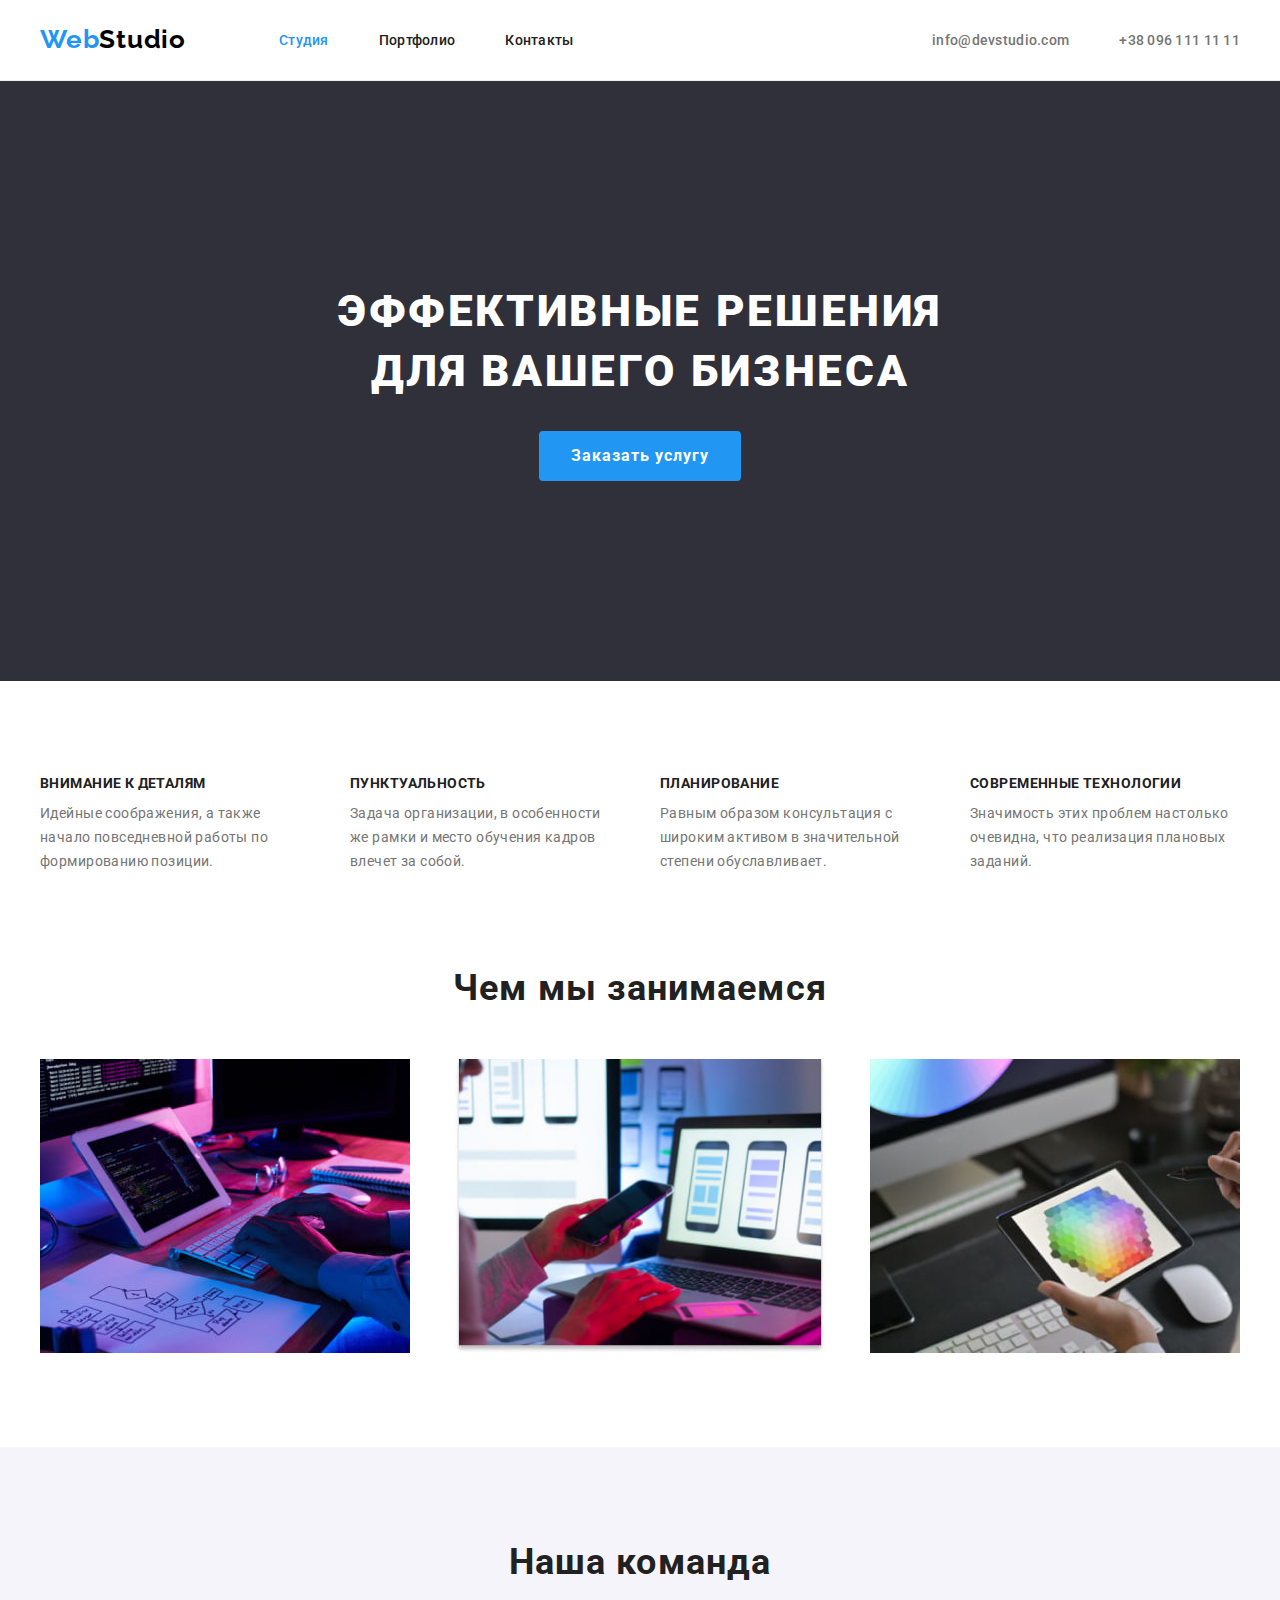
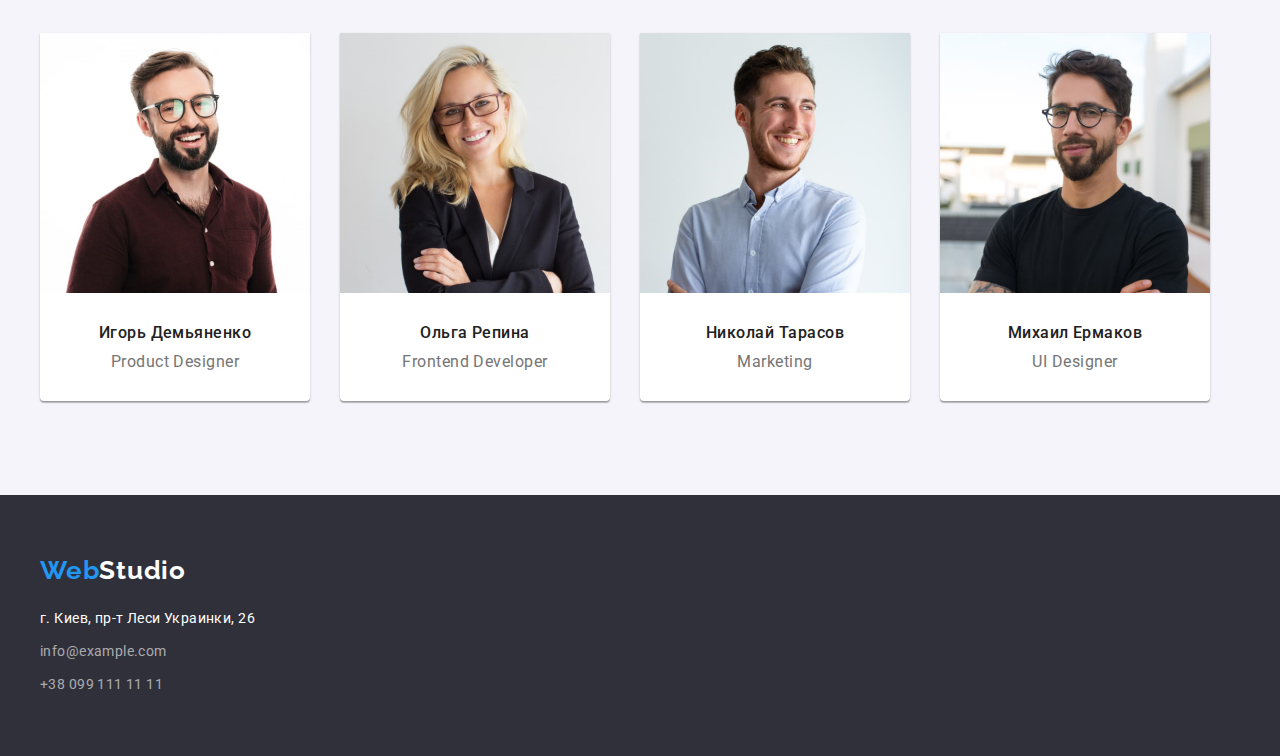
<file: index.html>
<!DOCTYPE html>
<html lang="ru">

<head>
    <meta charset="UTF-8">
    <meta http-equiv="X-UA-Compatible" content="IE=edge">
    <meta name="viewport" content="width=device-width, initial-scale=1.0">
    <title>WebStudio</title>
    <link rel="stylesheet" href="./css/styles.css">
    <link rel="preconnect" href="https://fonts.googleapis.com">
    <link rel="preconnect" href="https://fonts.gstatic.com" crossorigin>
    <link
        href="https://fonts.googleapis.com/css2?family=Raleway:wght@700&family=Roboto:wght@400;500;700;900&display=swap"
        rel="stylesheet">
</head>

<body>
    <header class="header">
        <div class="container main-menu">
            <a href="./index.html" class="link logo-header"><span class="logo-part">Web</span><span class="logo-second-part">Studio</span></a>    
            <nav class="navigation">
                <ul class="navigation-list list">
                    <li><a href="./index.html" class="link nav-item active">Студия</a></li>
                    <li><a href="./portfolio.html" class="link nav-item">Портфолио</a></li>
                    <li><a href="#" class="link nav-item">Контакты</a></li>
                </ul>
            </nav>
            <ul class="contacts-list list">
                <li><a href="mailto:info@devstudio.com" class="contact-us link">info@devstudio.com</a></li>
                <li><a href="tel:+380991111111" class="contact-us link">+38 096 111 11 11</a></li>
            </ul>
        </div>
        
    </header>
    <main>
        <section class="hero">
            <div class="container">
                <h1 class="hero-title">Эффективные решения </br> для вашего бизнеса</h1>
                <button type="button" class="hero-btn btn">Заказать услугу</button>
            </div>
    
        </section>
        <section class="section advantages">
            <div class="container">
                <h2 class="advantages-title">Преимущества</h2>
                <ul class="advantages-list list">
                    <li>
                        <h3 class="advantage">Внимание к деталям</h3>
                        <p class="advantage-description">Идейные соображения, а также начало повседневной работы по
                            формированию позиции.</p>
                    </li>
                    <li>
                        <h3 class="advantage">Пунктуальность</h3>
                        <p class="advantage-description">Задача организации, в особенности же рамки и место обучения кадров
                            влечет за собой.</p>
                    </li>
                    <li>
                        <h3 class="advantage">Планирование</h3>
                        <p class="advantage-description">Равным образом консультация с широким активом в значительной
                            степени обуславливает.</p>
                    </li>
                    <li>
                        <h3 class="advantage">Современные технологии</h3>
                        <p class="advantage-description">Значимость этих проблем настолько очевидна, что реализация плановых
                            заданий.</p>
                    </li>
                </ul>
            </div>
        </section>
        <section class="section occupation">
            <div class="container">
                <h2 class="occupation-title">Чем мы занимаемся</h2>
                <ul class="occupation-list list">
                    <li><img src="./images/codding.jpg" alt="Разрабатываем" width="370px" height="294px"></li>
                    <li><img src="./images/testing.jpg" alt="Тестим" width="370px" height="294px"></li>
                    <li><img src="./images/drawing.jpg" alt="Рисуем" width="370px" height="294px"></li>
                </ul>
            </div>
        </section>
        <section class="section team">
            <div class="container">
                <h2 class="team-title">Наша команда</h2>
                <ul class="team-list list">
                    <li class="team-list-item">
                        <img src="./images/photo1.jpg" alt="Игорь" width="270px" height="260px">
                        <div class="team-list-item-description">
                            <p class="team-name">Игорь Демьяненко</p>
                            <p class="team-profession">Product Designer</p>
                        </div>
                    </li>
                    <li class="team-list-item">
                        <img src="./images/photo2.jpg" alt="Ольга" width="270px" height="260px">
                        <div class="team-list-item-description">
                            <p class="team-name">Ольга Репина</p>
                            <p class="team-profession">Frontend Developer</p>
                        </div>
                    </li>
                    <li class="team-list-item">
                        <img src="./images/photo3.jpg" alt="Николай" width="270px" height="260px">
                        <div class="team-list-item-description">
                            <p class="team-name">Николай Тарасов</p>
                            <p class="team-profession">Marketing</p>
                        </div>
                    </li>
                    <li class="team-list-item">
                        <img src="./images/photo4.jpg" alt="Михаил" width="270px" height="260px">
                        <div class="team-list-item-description">
                            <p class="team-name">Михаил Ермаков</p>
                            <p class="team-profession">UI Designer</p>
                        </div>
                    </li>
                </ul>
            </div>
        </section>
    </main>
    <footer class="footer">
        <div class="container">
            <a href="./index.html" class="link logo-style-footer"><span class="logo-part">Web</span>Studio</a>
            <address class="address">
                г. Киев, пр-т Леси Украинки, 26
            </address>
            <ul class="list">
                <li class="contacts-mail"><a href="mailto:info@example.com" class="contact-us-footer link">info@example.com</a></li>
                <li class="contacts-tel"><a href="tel:+380991111111" class="contact-us-footer link">+38 099 111 11 11</a></li>
            </ul>
        </div>
        
    </footer>
</body>
</html>
</file>
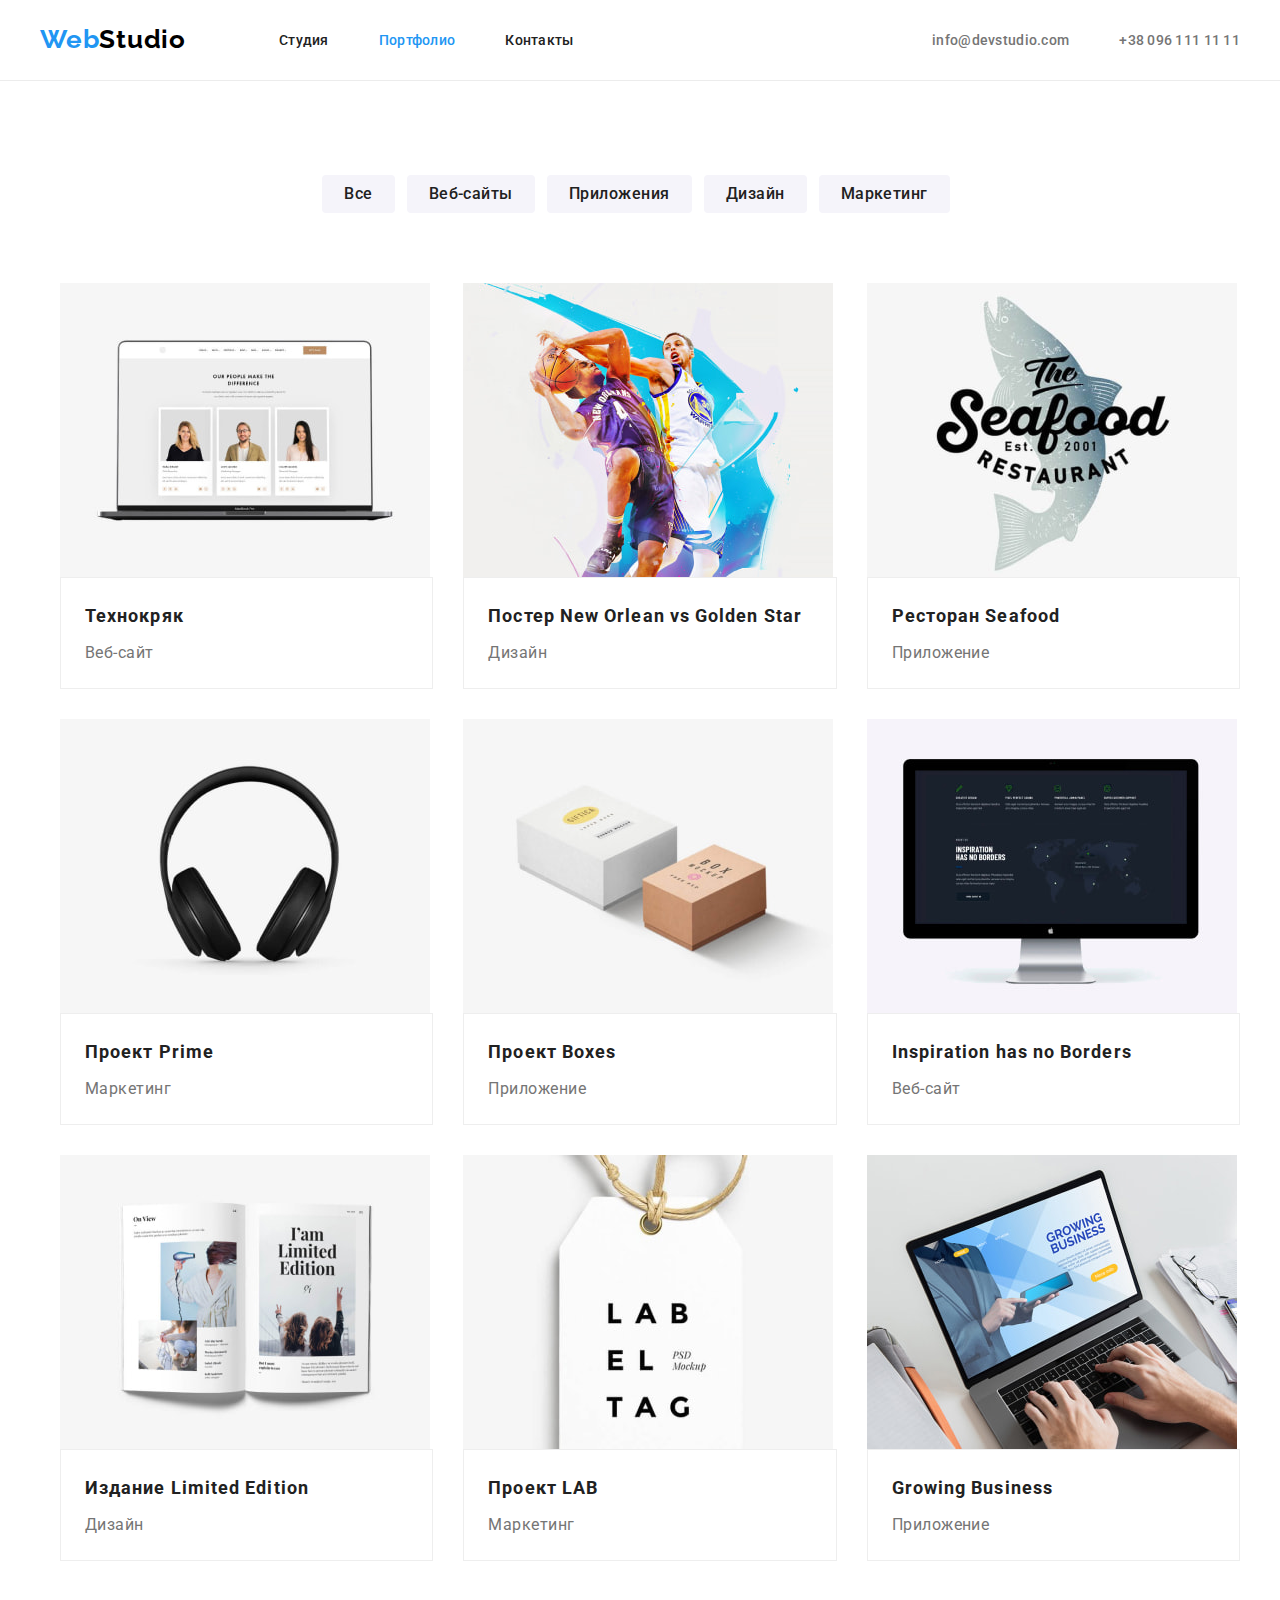
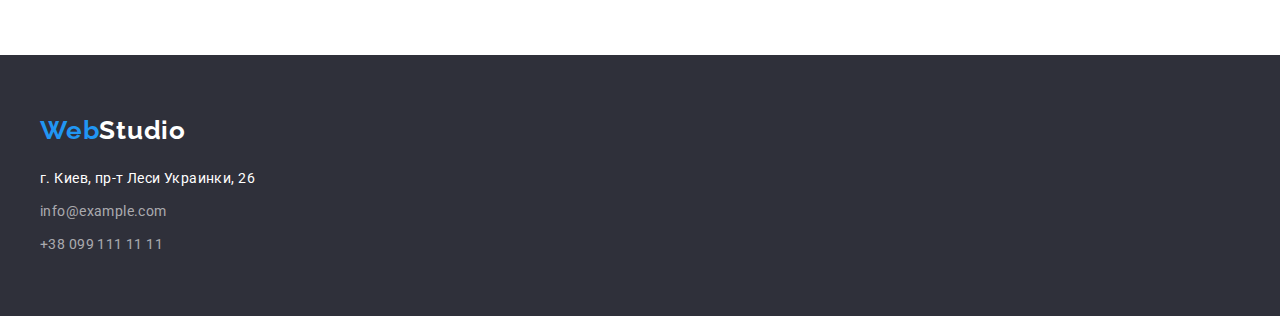
<file: portfolio.html>
<!DOCTYPE html>
<html lang="ru">

<head>
    <meta charset="UTF-8">
    <meta http-equiv="X-UA-Compatible" content="IE=edge">
    <meta name="viewport" content="width=device-width, initial-scale=1.0">
    <title>WebStudio</title>
    <link rel="stylesheet" href="./css/styles.css">
    <link rel="preconnect" href="https://fonts.googleapis.com">
    <link rel="preconnect" href="https://fonts.gstatic.com" crossorigin>
    <link
        href="https://fonts.googleapis.com/css2?family=Raleway:wght@700&family=Roboto:wght@400;500;700;900&display=swap"
        rel="stylesheet">
</head>

<body>
    <header class="header">
        <div class="container main-menu">
            <a href="./index.html" class="link logo-header"><span class="logo-part">Web</span><span
                class="logo-second-part">Studio</span></a>
            <nav class="navigation">
                <ul class="navigation-list list">
                    <li><a href="./index.html" class="link nav-item">Студия</a></li>
                    <li><a href="./portfolio.html" class="link nav-item active">Портфолио</a></li>
                    <li><a href="#" class="link nav-item">Контакты</a></li>
                </ul>
            </nav>
            <ul class="contacts-list list">
                <li><a href="mailto:info@devstudio.com" class="contact-us link">info@devstudio.com</a></li>
                <li><a href="tel:+380991111111" class="contact-us link">+38 096 111 11 11</a></li>
            </ul>
        </div>
    </header>
    <main>
        <section class="section works">
            <div class="container">
                <ul class="works-button-list list">
                    <li class="works-button-list-item"><button class="btn works-btn" type="button">Все</button></li>
                    <li class="works-button-list-item"><button class="btn works-btn" type="button">Веб-сайты</button></li>
                    <li class="works-button-list-item"><button class="btn works-btn" type="button">Приложения</button></li>
                    <li class="works-button-list-item"><button class="btn works-btn" type="button">Дизайн</button></li>
                    <li class="works-button-list-item"><button class="btn works-btn" type="button">Маркетинг</button></li>
                </ul>
                <ul class="works-list list">
                    <li class="work-item">
                        <img src="./images/portfolio/work-1.jpg" alt="" width="370px">
                        <div class="work-name-type">
                            <p class="work-name">Технокряк</p>
                            <p class="work-type">Веб-сайт</p>
                        </div>
                    </li>
                    <li class="work-item">
                        <img src="./images/portfolio/work-2.jpg" alt="" width="370px">
                        <div class="work-name-type">
                            <p class="work-name">Постер New Orlean vs Golden Star</p>
                            <p class="work-type">Дизайн</p>
                        </div>
                        
                    </li>
                    <li class="work-item">
                        <img src="./images/portfolio/work-3.jpg" alt="" width="370px">
                        <div class="work-name-type">
                            <p class="work-name">Ресторан Seafood</p>
                            <p class="work-type">Приложение</p>
                        </div>
                        
                    </li>
                    <li class="work-item">
                        <img src="./images/portfolio/work-4.jpg" alt="" width="370px">
                        <div class="work-name-type">
                            <p class="work-name">Проект Prime</p>
                            <p class="work-type">Маркетинг</p>
                        </div>
                    </li>
                    <li class="work-item">
                        <img src="./images/portfolio/work-5.jpg" alt="" width="370px">
                        <div class="work-name-type">
                            <p class="work-name">Проект Boxes</p>
                            <p class="work-type">Приложение</p>
                        </div>
                    </li>
                    <li class="work-item">
                        <img src="./images/portfolio/work-6.jpg" alt="" width="370px">
                        <div class="work-name-type">
                            <p class="work-name">Inspiration has no Borders</p>
                            <p class="work-type">Веб-сайт</p>
                        </div>
                    </li>
                    <li class="work-item">
                        <img src="./images/portfolio/work-7.jpg" alt="" width="370px">
                        <div class="work-name-type">
                            <p class="work-name">Издание Limited Edition</p>
                            <p class="work-type">Дизайн</p>
                        </div>
                    </li>
                    <li class="work-item">
                        <img src="./images/portfolio/work-8.jpg" alt="" width="370px">
                        <div class="work-name-type">
                            <p class="work-name">Проект LAB</p>
                            <p class="work-type">Маркетинг</p>
                        </div>
                    </li>
                    <li class="work-item">
                        <img src="./images/portfolio/work-9.jpg" alt="" width="370px">
                        <div class="work-name-type">
                            <p class="work-name">Growing Business</p>
                            <p class="work-type">Приложение</p>
                        </div>
                    </li>
                </ul>
            </div>
        </section>
    </main>
    <footer class="footer">
        <div class="container">
            <a href="./index.html" class="link logo-style-footer"><span class="logo-part">Web</span>Studio</a>
            <address class="address">
                г. Киев, пр-т Леси Украинки, 26
            </address>
            <ul class="list">
                <li class="contacts-mail"><a href="mailto:info@example.com" class="contact-us-footer link">info@example.com</a></li>
                <li class="contacts-tel"><a href="tel:+380991111111" class="contact-us-footer link">+38 099 111 11 11</a></li>
            </ul>
        </div>
    </footer>
</body>
</html>
</file>
<file: css/styles.css>
body {
  font-family: "Roboto", sans-serif;
  color: #212121;
  box-sizing: border-box;
  margin: 0;
  padding: 0;
}

.container {
  width: 1200px;
  margin: 0 auto;
  padding-left: 15px;
  padding-right: 15px;
}

.section {
  padding-top: 94px;
  padding-bottom: 94px;
}

p,
h1,
h2,
h3,
h4,
h5,
h6 {
  margin: 0;
}

ul {
  margin: 0;
  padding: 0;
}

img {
  display: block;
}

/*----------- HEADER ------------*/
.header {
  padding-top: 24px;
  padding-bottom: 25px;
  border-bottom: 1px solid #ececec;
}

.logo-second-part {
  font-family: "Raleway";
  font-weight: 700;
  font-size: 26px;
  line-height: 31px;
  letter-spacing: 0.03em;
  color: #000000;
}

.logo-part {
  font-family: "Raleway";
  font-weight: 700;
  font-size: 26px;
  line-height: 31px;
  letter-spacing: 0.03em;
  color: #2196f3;
}

.logo-header {
  margin-right: 93px;
}

.main-menu,
.contacts-list,
.navigation-list {
  display: flex;
}

.navigation {
  align-items: center;
}

.main-menu {
  align-items: center;
}

.link {
  text-decoration: none;
}

.list {
  list-style: none;
}

.contacts-list {
  margin-left: auto;
}

.contact-us {
  color: #757575;
  font-weight: 500;
  font-size: 14px;
  line-height: 16px;
  letter-spacing: 0.02em;
  margin-left: 50px;
}

.contact-us:hover,
.contact-us:focus {
  color: #2196f3;
}

.nav-item {
  font-weight: 500;
  font-size: 14px;
  line-height: 16px;
  letter-spacing: 0.02em;
  color: #212121;
  margin-right: 50px;
}

.nav-item:hover,
.nav-item:focus {
  color: #2196f3;
}

.active {
  color: #2196f3;
}

/* -------------HERO----------------- */
.hero {
  background-color: #2f303a;
  padding-top: 200px;
  padding-bottom: 200px;
}

.hero-title {
  font-weight: 900;
  font-size: 44px;
  line-height: 60px;
  color: #ffffff;
  text-transform: uppercase;
  text-align: center;
  letter-spacing: 0.06em;
  margin-bottom: 30px;
}

.hero-btn {
  font-family: "Roboto", sans-serif;
  display: block;
  font-weight: 700;
  font-size: 16px;
  line-height: 30px;
  padding: 10px 32px;
  background-color: #2196f3;
  letter-spacing: 0.06em;
  border: none;
  color: #ffffff;
  border-radius: 4px;
  margin: 0 auto;
}

.btn {
  cursor: pointer;
}

/* -------- ADVANTAGE SECTION ----------- */
.advantages {
  padding-bottom: 0;
}

.advantages-title {
  display: none;
}

.advantages-list {
  display: flex;
  justify-content: space-between;
}

.advantage {
  font-weight: 700;
  font-size: 14px;
  line-height: 16px;
  letter-spacing: 0.03em;
  text-transform: uppercase;
}

.advantage-description {
  font-size: 14px;
  line-height: 24px;
  letter-spacing: 0.03em;
  color: #757575;
  width: 270px;
  margin-top: 10px;
}

/* -------------OCCUPATION-------------- */
.occupation-title {
  font-weight: 700;
  font-size: 36px;
  line-height: 42px;
  text-align: center;
  letter-spacing: 0.03em;
}

.occupation-list {
  display: flex;
  margin-top: 50px;
  justify-content: space-between;
}

/* ---------------TEAM--------------- */
.team {
  background-color: #f5f4fa;
}

.team-list {
  display: flex;
  text-align: center;
  margin-top: 50px;
}

.team-title {
  font-weight: 700;
  font-size: 36px;
  line-height: 42px;
  text-align: center;
  letter-spacing: 0.03em;
}

.team-name {
  font-weight: 500;
  font-size: 16px;
  line-height: 19px;
  letter-spacing: 0.03em;
}

.team-profession {
  font-size: 16px;
  line-height: 19px;
  letter-spacing: 0.03em;
  color: #757575;
  margin-top: 10px;
}

.team-list-item {
  margin-right: 30px;
  background: #ffffff;
  box-shadow: 0px 1px 3px rgba(0, 0, 0, 0.12), 0px 1px 1px rgba(0, 0, 0, 0.14),
    0px 2px 1px rgba(0, 0, 0, 0.2);
  border-radius: 0px 0px 4px 4px;
  width: 270px;
}

.team-list-item-description {
  padding-top: 30px;
  padding-bottom: 30px;
}

/* --------------FOOTER---------------- */
.footer {
  background-color: #2f303a;
  padding-top: 60px;
  padding-bottom: 60px;
}

.logo-style-footer {
  font-family: "Raleway";
  font-weight: 700;
  font-size: 26px;
  line-height: 31px;
  letter-spacing: 0.03em;
  color: #ffffff;
}

.address {
  font-style: normal;
  font-size: 14px;
  line-height: 24px;
  letter-spacing: 0.03em;
  color: #ffffff;
  margin-top: 20px;
}

.contact-us-footer {
  font-size: 14px;
  line-height: 24px;
  letter-spacing: 0.03em;
  color: rgba(255, 255, 255, 0.6);
}

.contacts-mail,
.contacts-tel {
  margin-top: 9px;
}

/* -------------PORTFOLIO---------------- */
.works-button-list {
  text-align: center;
  margin-bottom: 50px;
}

.works-button-list-item {
  display: inline-block;
  margin-right: 8px;
}

.works-btn {
  display: block;
  font-family: "Roboto", sans-serif;
  font-style: normal;
  color: #212121;
  border: none;
  background-color: #f5f4fa;
  border-radius: 4px;
  font-weight: 500;
  font-size: 16px;
  line-height: 26px;
  /* text-align: center; */
  letter-spacing: 0.03em;
  padding: 6px 22px;
  /* margin: 0 auto; */
}

.works-btn:hover,
.works-btn:focus {
  background-color: #2196f3;
  color: #ffffff;
  box-shadow: 0px 3px 1px rgba(0, 0, 0, 0.1), 0px 1px 2px rgba(0, 0, 0, 0.08),
    0px 2px 2px rgba(0, 0, 0, 0.12);
}

.works-list {
  display: flex;
  flex-wrap: wrap;
  margin-left: -10px;
  margin-top: -10px;
}

.work-name-type {
  padding: 20px 24px;
  border: 1px solid #eeeeee;
}

.work-name {
  font-weight: 700;
  font-size: 18px;
  line-height: 36px;
  letter-spacing: 0.06em;
}
.work-type {
  margin-top: 4px;
  font-size: 16px;
  line-height: 30px;
  letter-spacing: 0.03em;
  color: #757575;
}

.work-item {
  box-sizing: border-box;
  width: 370px;
  margin-top: 30px;
  margin-left: 30px;
  flex-basis: calc((100% - 90px) / 3);
}
</file>
